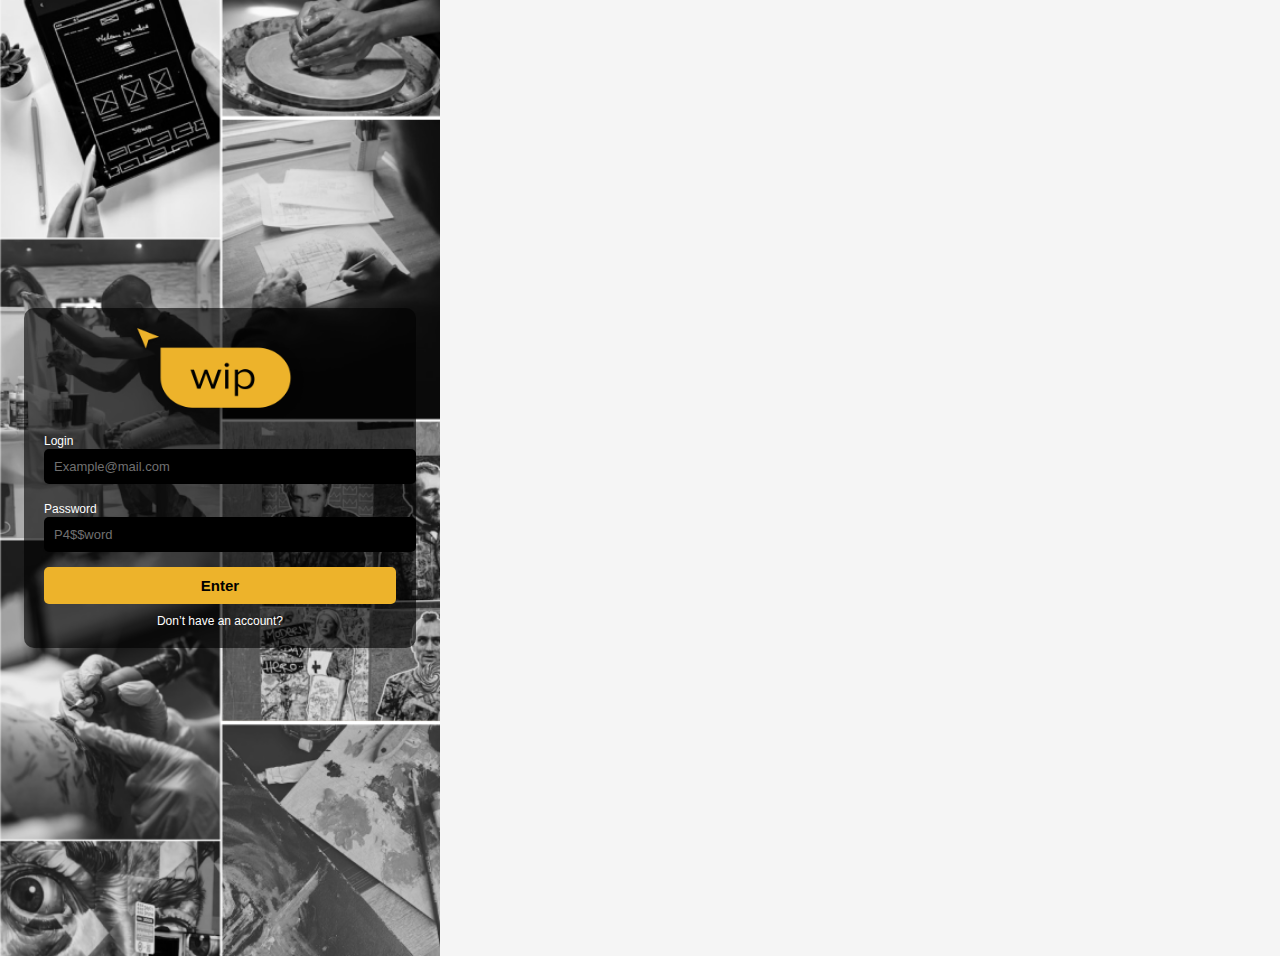
<file: index.html>
<!DOCTYPE html>
<html lang="en">
<head>
    <meta charset="UTF-8">
    <meta name="viewport" content="width=440, initial-scale=1.0">
    <title>Login</title>
    <link href="css/style.css" rel="stylesheet" type="text/css">
</head>
<body>
    <div class="background">
        <div class="login-container">
            <img src="images/logo2.png" alt="Logo" class="logo2">
            <div class="input-group">
                <label for="email">Login</label>
                <input type="email" id="email" placeholder="Example@mail.com" required>
            </div>
            <div class="input-group">
                <label for="password">Password</label>
                <input type="password" id="password" placeholder="P4$$word" required>
            </div>
            <button class="login-button" onclick="login()">Enter</button>
            <p class="signup-link">Don’t have an account?</p>
        </div>
    </div>
    <script src="https://code.jquery.com/jquery-3.7.1.js"></script>
    <script src="js/index.js"></script>
</body>
</html>
</file>
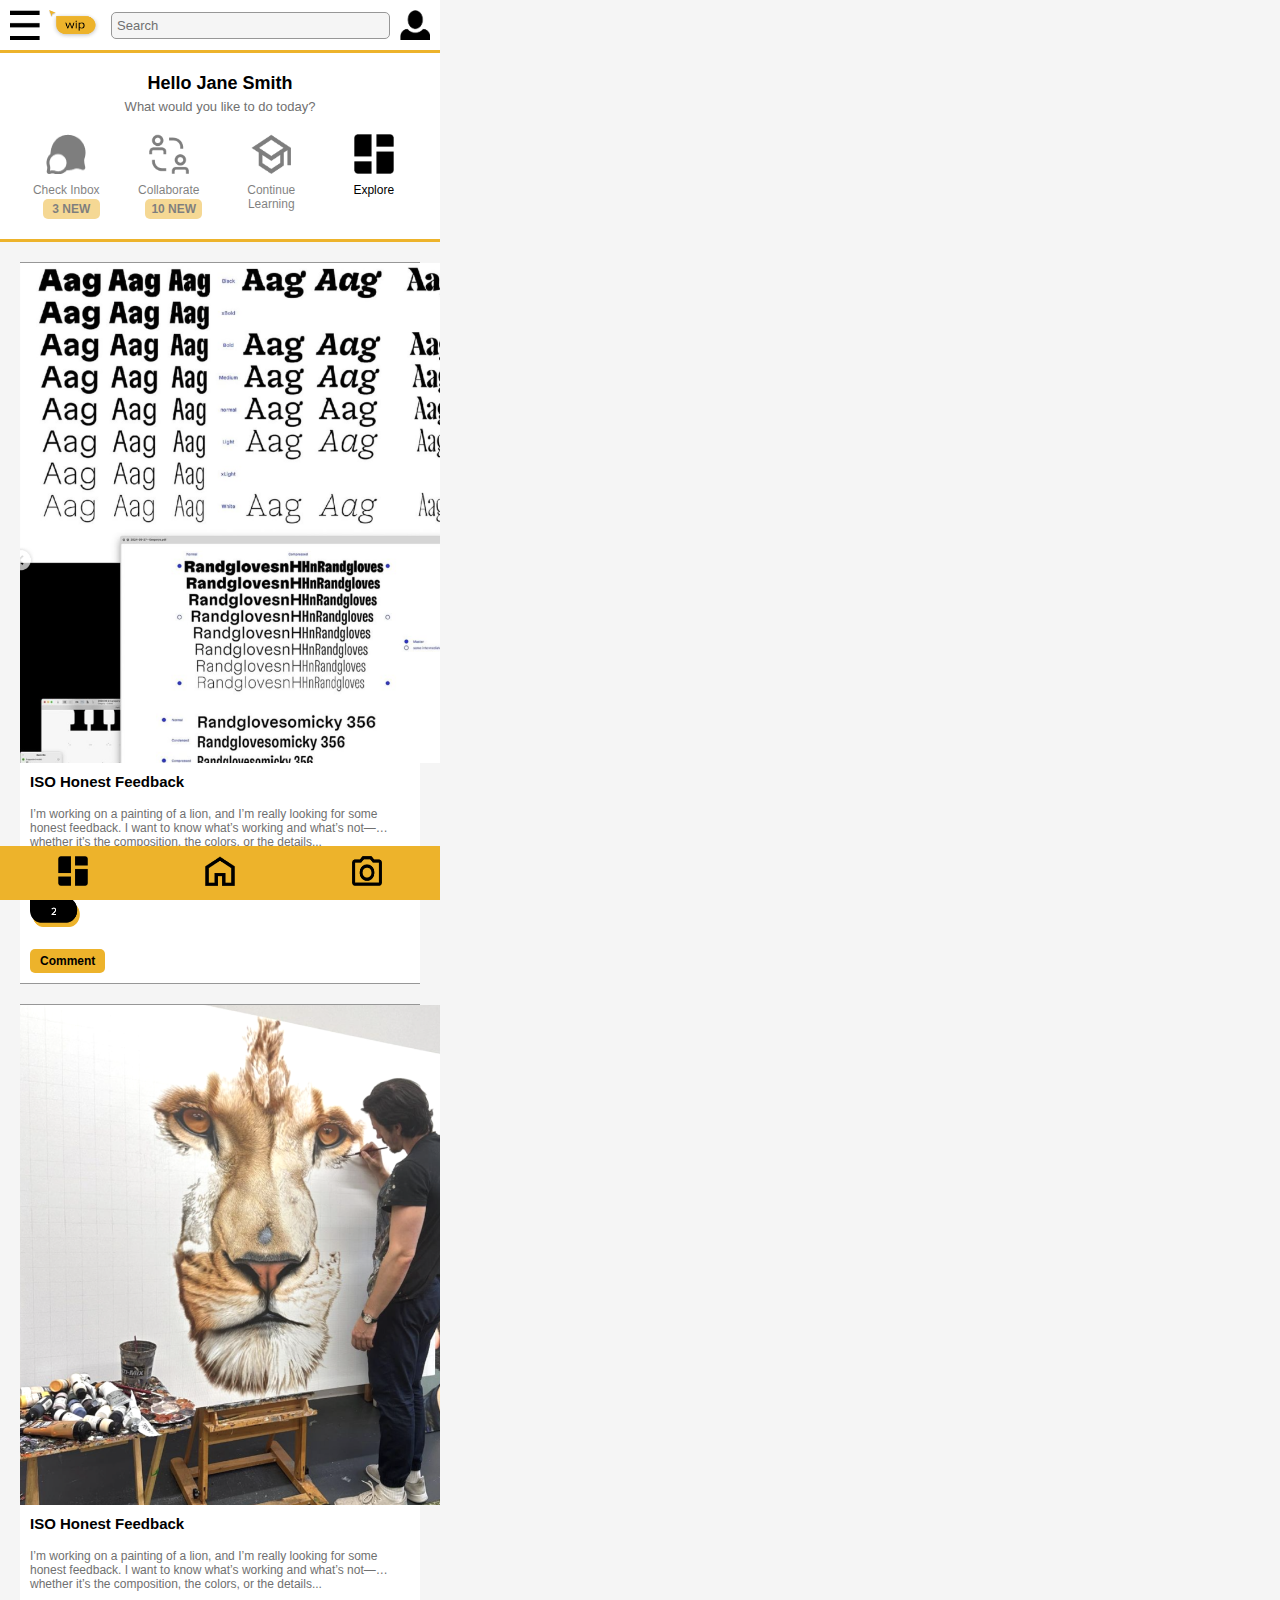
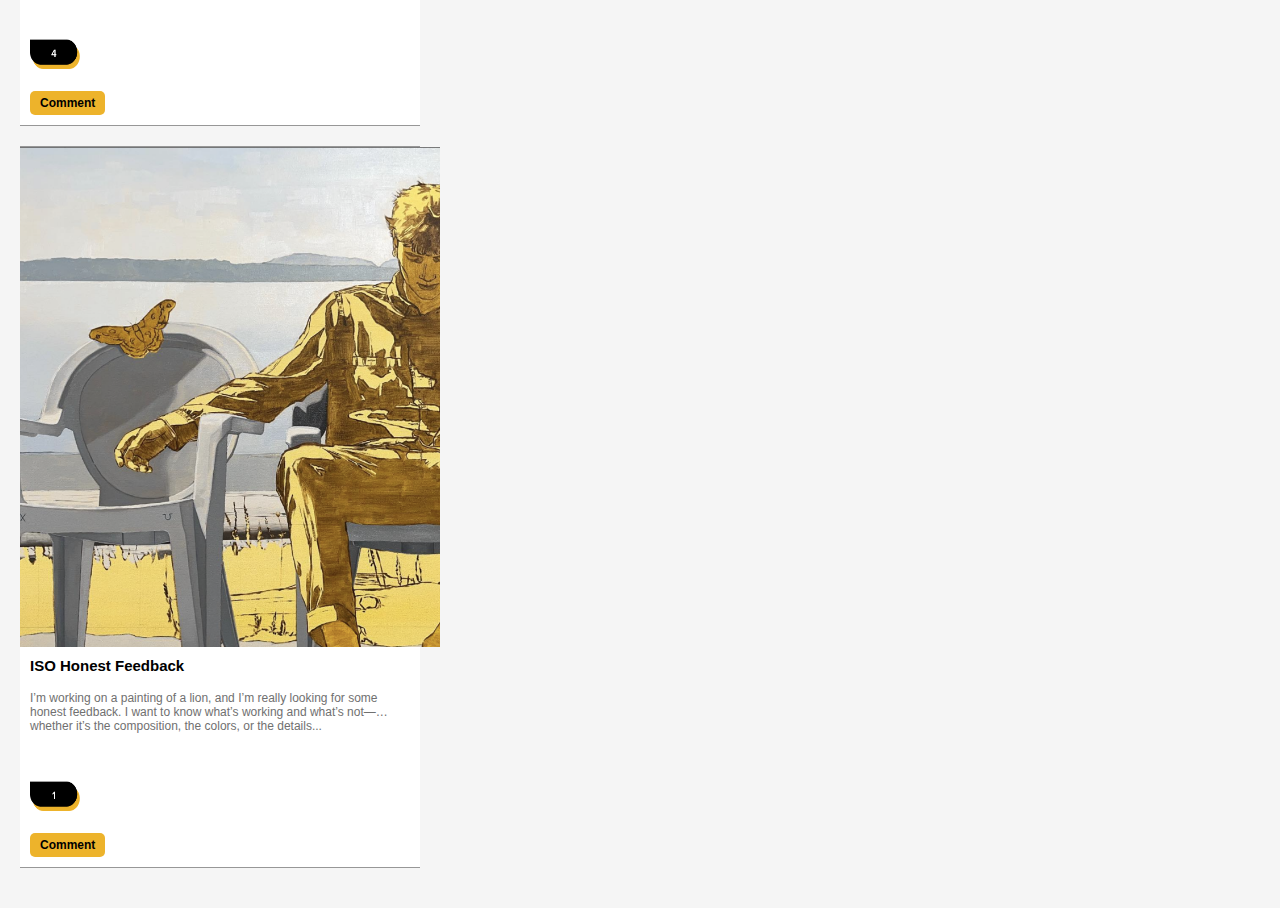
<file: dash.html>
<!DOCTYPE html>
<html lang="en">
<head>
  <meta charset="UTF-8">
  <meta name="viewport" content="width=440, initial-scale=1.0, maximum-scale=1.0, user-scalable=no">
  <title>Dashboard</title>
  <link href="css/style.css" rel="stylesheet" type="text/css">
  <script src="https://code.jquery.com/jquery-3.7.1.js"></script>
  <script src="js/index.js"></script>
</head>
<body>
 <!-- Top Navbar -->
<div class="top-navbar">
  <img src="images/ham1.png" alt="Menu" class="hamburger-menu">
  <img src="images/logo1.png" alt="Logo" class="logo1">
  <input type="text" placeholder="Search" class="search-bar">
  <img src="images/profile2.png" alt="Profile" class="profile-icon">
</div>

<!-- Hamburger Menu Overlay -->
<div class="menu-overlay">
  <button class="close-overlay">X</button>
  <ul>
      <li>
          <a href="explore.html">
          Explore
          </a>
      </li>
      <li>
          <a href="#" class="disabled-link">
              Collab
          </a>
      </li>
      <li>
          <a href="#" class="disabled-link">
              Connect
          </a>
      </li>
      <li>
          <a href="#" class="disabled-link">
              Learn
          </a>
      </li>
  </ul>
</div>

<!-- Profile Menu Overlay -->
<div class="profile-overlay">
  <button class="close-overlay">X</button>
  <div class="profile-header">
      <img src="images/profile1.png" alt="Profile">
      <p>Jane Smith</p>
      <p>@Janesmith</p>
      <span class="badge">MENTOR</span>
  </div>
  <ul>
      <li>
          <a href="#" class="disabled-link">
              <img src="images/inbox1.png" alt="Inbox"> Check Inbox
              <span class="badge">3 NEW</span>
          </a>
      </li>
      <li>
          <a href="#" class="disabled-link">
              <img src="images/connect1.png" alt="Collaborate"> Collaborate
              <span class="badge">10 NEW</span>
          </a>
      </li>
      <li>
          <a href="#" class="disabled-link">
              <img src="images/learn1.png" alt="Learn"> Continue learning
          </a>
      </li>
      <li>
          <a href="explore.html">
              <img src="images/explore1.png" alt="Explore"> Explore
          </a>
      </li>
      <li>
          <a href="upload1.html">
              <img src="images/up2.png" alt="Upload WIP"> Upload WIP
          </a>
      </li>
      <li>
          <a href="index.html">
              <img src="images/logout1.png" alt="logout"> Log out
          </a>
      </li>
  </ul>
</div>



<!-- Content Section -->
<div class="dashboard">
  <h1>Hello Jane Smith</h1>
  <p>What would you like to do today?</p>
  <div class="dashboard-actions">
      <div class="action">
        <a href="#" class="disabled-link">
          <img src="images/inbox1.png" alt="Check Inbox">
          <span>Check Inbox</span>
          <span class="badge">3 NEW</span>
        </a>
      </div>
      <div class="action">
        <a href="#" class="disabled-link">
          <img src="images/connect1.png" alt="Collaborate">
          <span>Collaborate</span>
          <span class="badge">10 NEW</span>
        </a>
      </div>
      <div class="action">
        <a href="#" class="disabled-link">
          <img src="images/learn1.png" alt="Continue Learning">
          <span>Continue Learning</span>
        </a>
      </div>
      <div class="action">
        <a href="explore.html">
          <img src="images/explore1.png" alt="Explore">
          <span>Explore</span>
        </a>
      </div>
  </div>
</div>

<div class="saved-projects">
  <!-- Project 1 -->
  <div class="project">
      <img src="images/project1.png" alt="Project 1" class="project-image">
      <div class="project-info">
          <h2>ISO Honest Feedback</h2>
          <p>I’m working on a painting of a lion, and I’m really looking for some honest feedback. I want to know what’s working and what’s not—whether it’s the composition, the colors, or the details...</p>
          <img src="images/stage2.png" alt="Stage 2" class="project-stage">
          <button class="comment-button">Comment</button>
      </div>
  </div>

  <!-- Project 2 -->
  <div class="project">
      <img src="images/project2.png" alt="Project 2" class="project-image">
      <div class="project-info">
          <h2>ISO Honest Feedback</h2>
          <p>I’m working on a painting of a lion, and I’m really looking for some honest feedback. I want to know what’s working and what’s not—whether it’s the composition, the colors, or the details...</p>
          <img src="images/stage4.png" alt="Stage 4" class="project-stage">
          <button class="comment-button">Comment</button>
      </div>
  </div>

<!-- Project 3 -->
<div class="project">
  <img src="images/project3.png" alt="Project 3" class="project-image">
  <div class="project-info">
      <h2>ISO Honest Feedback</h2>
      <p>I’m working on a painting of a lion, and I’m really looking for some honest feedback. I want to know what’s working and what’s not—whether it’s the composition, the colors, or the details...</p>
      <img src="images/stage1.png" alt="Stage 1" class="project-stage">
      <button class="comment-button">Comment</button>
  </div>
</div>

</div>


  <!-- Bottom Navbar -->
  <div class="bottom-navbar">
    <a href="explore.html"><img src="images/explore1.png" alt="Explore"></a>
    <a href="dash.html"><img src="images/dash1.png" alt="Dashboard"></a>
    <a href="upload1.html"><img src="images/up1.png" alt="Upload"></a>
  </div>
</body>
</html>
</file>
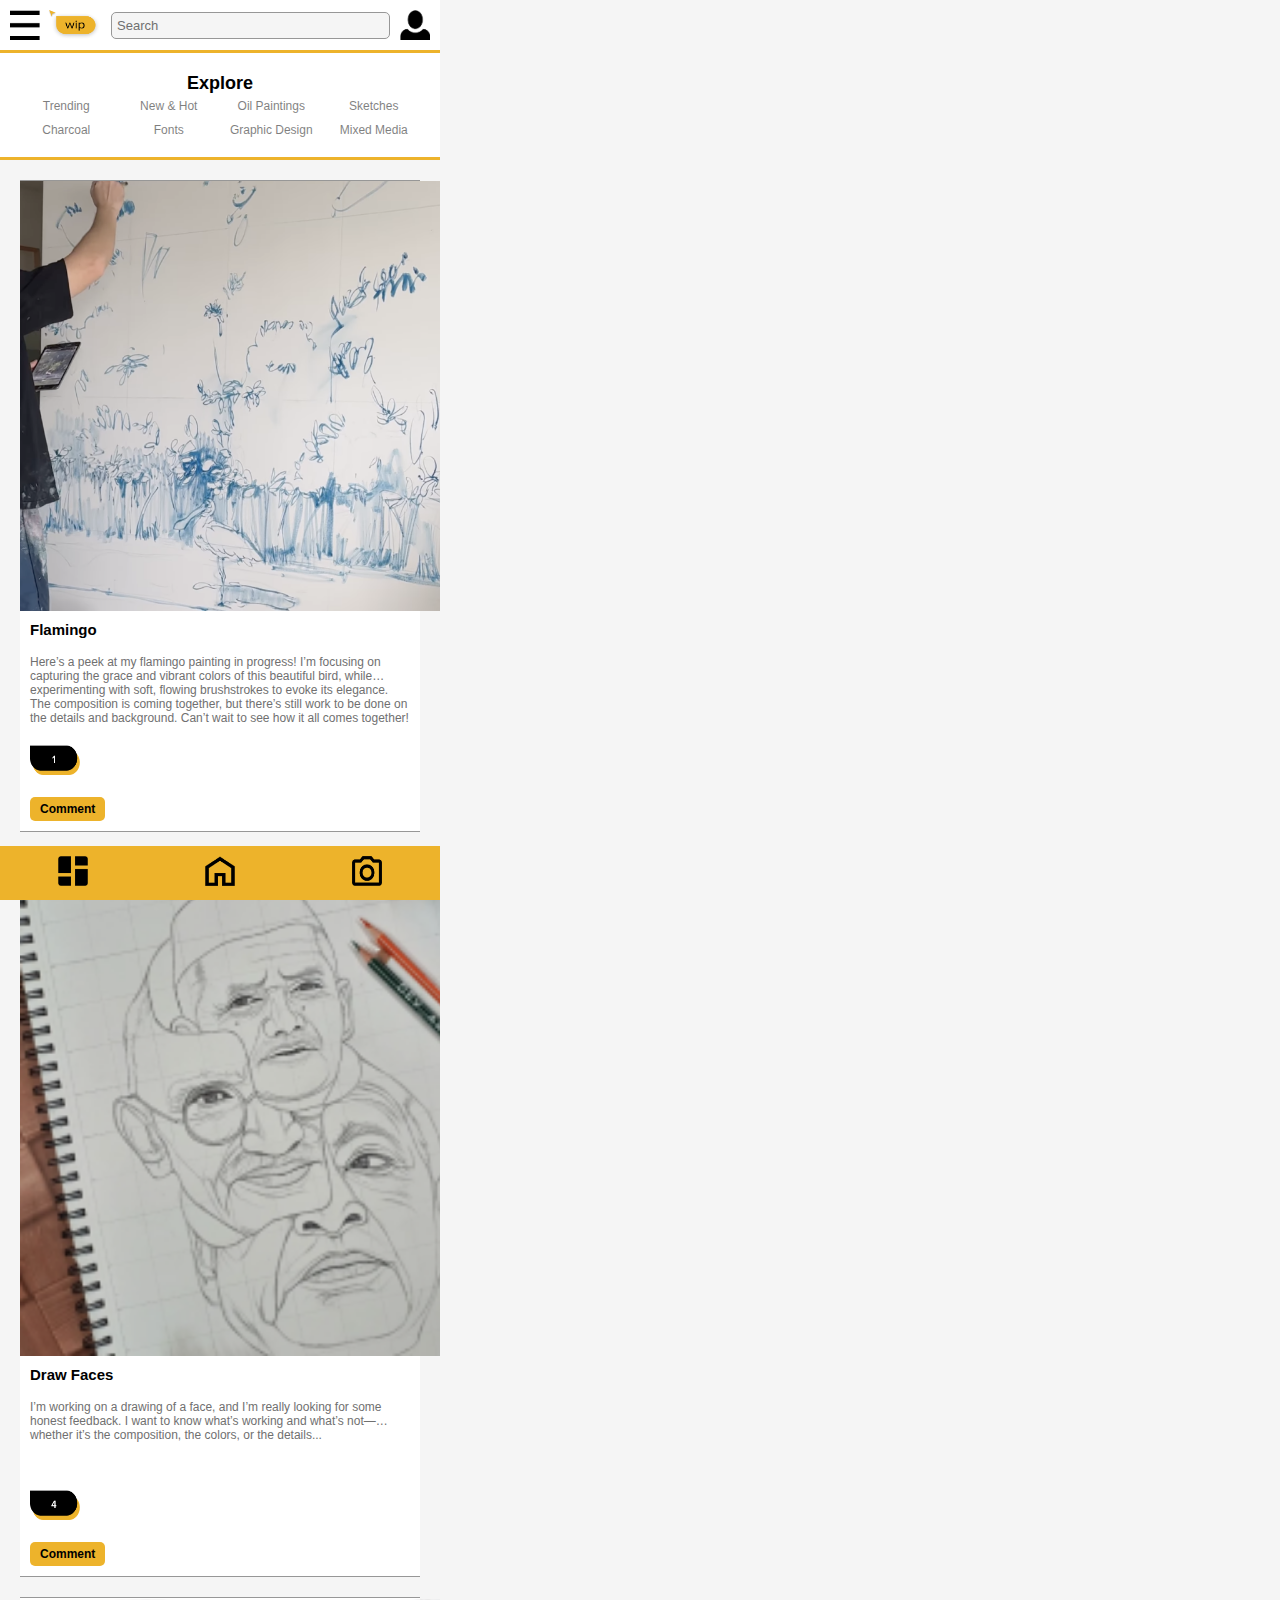
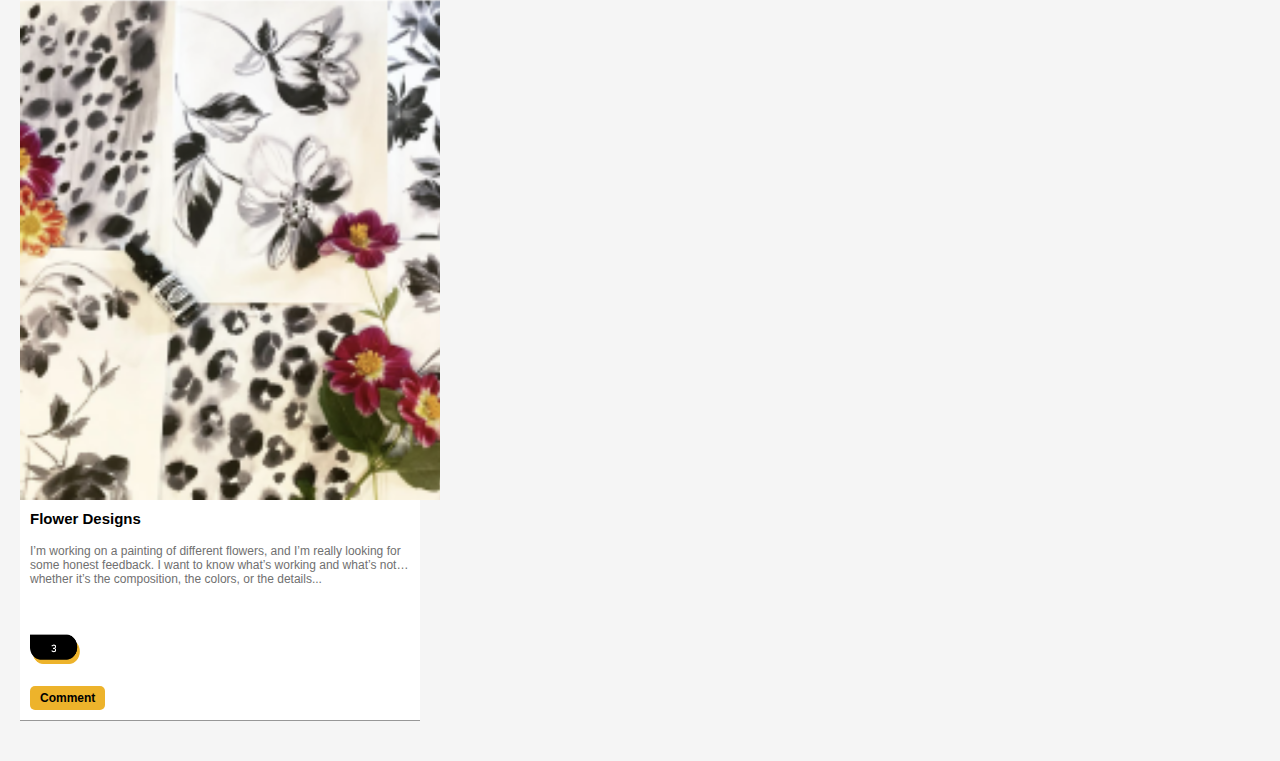
<file: explore.html>
<!DOCTYPE html>
<html lang="en">
<head>
  <meta charset="UTF-8">
  <meta name="viewport" content="width=440, initial-scale=1.0, maximum-scale=1.0, user-scalable=no">
  <title>Explore</title>
  <link href="css/style.css" rel="stylesheet" type="text/css">
  <script src="https://code.jquery.com/jquery-3.7.1.js"></script>
  <script src="js/index.js"></script>
</head>
<body>
  <!-- Top Navbar -->
  <div class="top-navbar">
    <img src="images/ham1.png" alt="Menu" class="hamburger-menu">
    <img src="images/logo1.png" alt="Logo" class="logo1">
    <input type="text" placeholder="Search" class="search-bar">
    <img src="images/profile2.png" alt="Profile" class="profile-icon">
  </div>

<!-- Hamburger Menu Overlay -->
<div class="menu-overlay">
  <button class="close-overlay">X</button>
  <ul>
      <li>
          <a href="explore.html">
          Explore
          </a>
      </li>
      <li>
          <a href="#" class="disabled-link">
              Collab
          </a>
      </li>
      <li>
          <a href="#" class="disabled-link">
              Connect
          </a>
      </li>
      <li>
          <a href="#" class="disabled-link">
              Learn
          </a>
      </li>
  </ul>
</div>

<!-- Profile Menu Overlay -->
<div class="profile-overlay">
  <button class="close-overlay">X</button>
  <div class="profile-header">
      <img src="images/profile1.png" alt="Profile">
      <p>Jane Smith</p>
      <p>@Janesmith</p>
      <span class="badge">MENTOR</span>
  </div>
  <ul>
      <li>
          <a href="#" class="disabled-link">
              <img src="images/inbox1.png" alt="Inbox"> Check Inbox
              <span class="badge">3 NEW</span>
          </a>
      </li>
      <li>
          <a href="#" class="disabled-link">
              <img src="images/connect1.png" alt="Collaborate"> Collaborate
              <span class="badge">10 NEW</span>
          </a>
      </li>
      <li>
          <a href="#" class="disabled-link">
              <img src="images/learn1.png" alt="Learn"> Continue learning
          </a>
      </li>
      <li>
          <a href="explore.html">
              <img src="images/explore1.png" alt="Explore"> Explore
          </a>
      </li>
      <li>
          <a href="upload1.html">
              <img src="images/up2.png" alt="Upload WIP"> Upload WIP
          </a>
      </li>
      <li>
          <a href="index.html">
              <img src="images/logout1.png" alt="logout"> Log out
          </a>
      </li>
  </ul>
</div>


<div class="profile-overlay">
  <button class="close-overlay">X</button>
  <div class="profile-header">
      <img src="images/profile1.png" alt="Profile">
      <p>Jane Smith</p>
      <p>@Janesmith</p>
      <span class="badge">MENTOR</span>
  </div>
  <ul>
      <li>
          <a href="#" class="disabled-link">
              <img src="images/inbox1.png" alt="Inbox"> Check Inbox 
              <span class="badge">3 NEW</span>
          </a>
      </li>
      <li>
          <a href="#" class="disabled-link">
              <img src="images/connect1.png" alt="Collaborate"> Collaborate 
              <span class="badge">10 NEW</span>
          </a>
      </li>
      <li>
          <a href="#" class="disabled-link">
              <img src="images/learn1.png" alt="Learn"> Continue learning
          </a>
      </li>
      <li>
          <a href="explore.html">
              <img src="images/explore1.png" alt="Explore"> Explore
          </a>
      </li>
      <li>
          <a href="upload1.html">
              <img src="images/up2.png" alt="Upload WIP"> Upload WIP
          </a>
      </li>
      <li>
        <a href="index.html">
            <img src="images/logout1.png" alt="logout"> Log out
        </a>
    </li>
  </ul>
</div>



<!-- Content Section -->
<div class="dashboard">
  <h1>Explore</h1>
  <div class="dashboard-actions">
      <div class="action">
        <a href="#" class="disabled-link">
          <span>Trending</span>
        </a>
      </div>
      <div class="action">
        <a href="#" class="disabled-link">
          <span>New & Hot</span>
        </a>
      </div>
      <div class="action">
        <a href="#" class="disabled-link">
          <span>Oil Paintings</span>
        </a>
      </div>
      <div class="action">
        <a href="#" class="disabled-link">
          <span>Sketches</span>
        </a>
      </div>
      <div class="action">
        <a href="#" class="disabled-link">
          <span>Charcoal</span>
        </a>
      </div>
      <div class="action">
        <a href="#" class="disabled-link">
          <span>Fonts</span>
        </a>
      </div>
      <div class="action">
        <a href="#" class="disabled-link">
          <span>Graphic Design</span>
        </a>
      </div>
      <div class="action">
        <a href="#" class="disabled-link">
          <span>Mixed Media</span>
        </a>
      </div>
  </div>
</div>

<div class="saved-projects">
  <!-- Project 1 -->
  <div class="project">
      <img src="images/wip1.png" alt="Project 1" class="project-image">
      <div class="project-info">
          <h2>Flamingo</h2>
          <p>Here’s a peek at my flamingo painting in progress! I’m focusing on capturing the grace and vibrant colors of this beautiful bird, while experimenting with soft, flowing brushstrokes to evoke its elegance. The composition is coming together, but there’s still work to be done on the details and background. Can’t wait to see how it all comes together!</p>
          <img src="images/stage1.png" alt="Stage 1" class="project-stage">
          <a href="post.html">
          <button class="comment-button">Comment</button>
        </a>
      </div>
  </div>

  <!-- Project 2 -->
  <div class="project">
      <img src="images/wip10.png" alt="Project 2" class="project-image">
      <div class="project-info">
          <h2>Draw Faces</h2>
          <p>I’m working on a drawing of a face, and I’m really looking for some honest feedback. I want to know what’s working and what’s not—whether it’s the composition, the colors, or the details...</p>
          <img src="images/stage4.png" alt="Stage 4" class="project-stage">
          <button class="comment-button">Comment</button>
      </div>
  </div>

<!-- Project 3 -->
<div class="project">
  <img src="images/wip11.png" alt="Project 3" class="project-image">
  <div class="project-info">
      <h2>Flower Designs</h2>
      <p>I’m working on a painting of different flowers, and I’m really looking for some honest feedback. I want to know what’s working and what’s not—whether it’s the composition, the colors, or the details...</p>
      <img src="images/stage3.png" alt="Stage 3" class="project-stage">
      <button class="comment-button">Comment</button>
  </div>
</div>

</div>


  <!-- Bottom Navbar -->
  <div class="bottom-navbar">
    <a href="explore.html"><img src="images/explore1.png" alt="Explore"></a>
    <a href="dash.html"><img src="images/dash1.png" alt="Dashboard"></a>
    <a href="upload1.html"><img src="images/up1.png" alt="Upload"></a>
  </div>
</body>
</html>
</file>
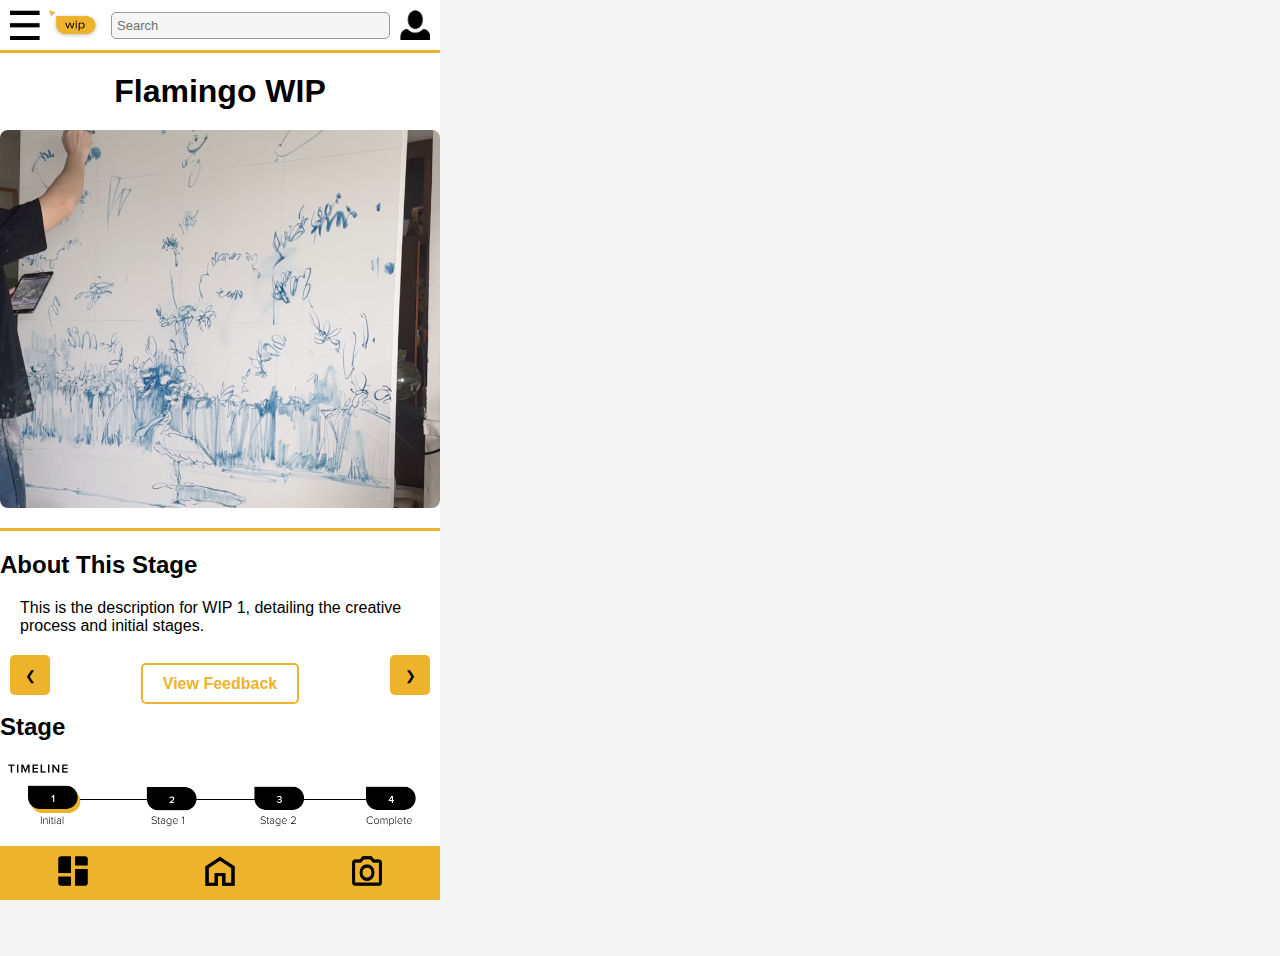
<file: post.html>
<!DOCTYPE html>
<html lang="en">
<head>
  <meta charset="UTF-8">
  <meta name="viewport" content="width=440, initial-scale=1.0, maximum-scale=1.0, user-scalable=no">
  <title>Your WIP</title>
  <link href="css/style.css" rel="stylesheet" type="text/css">
</head>
<body>
  <!-- Top Navbar -->
  <div class="top-navbar">
    <img src="images/ham1.png" alt="Menu" class="hamburger-menu">
    <img src="images/logo1.png" alt="Logo" class="logo1">
    <input type="text" placeholder="Search" class="search-bar">
    <img src="images/profile2.png" alt="Profile" class="profile-icon">
  </div>

<!-- Hamburger Menu Overlay -->
<div class="menu-overlay">
  <button class="close-overlay">X</button>
  <ul>
      <li>
          <a href="explore.html">
          Explore
          </a>
      </li>
      <li>
          <a href="#" class="disabled-link">
              Collab
          </a>
      </li>
      <li>
          <a href="#" class="disabled-link">
              Connect
          </a>
      </li>
      <li>
          <a href="#" class="disabled-link">
              Learn
          </a>
      </li>
  </ul>
</div>

<!-- Profile Menu Overlay -->
<div class="profile-overlay">
  <button class="close-overlay">X</button>
  <div class="profile-header">
      <img src="images/profile1.png" alt="Profile">
      <p>Jane Smith</p>
      <p>@Janesmith</p>
      <span class="badge">MENTOR</span>
  </div>
  <ul>
      <li>
          <a href="#" class="disabled-link">
              <img src="images/inbox1.png" alt="Inbox"> Check Inbox
              <span class="badge">3 NEW</span>
          </a>
      </li>
      <li>
          <a href="#" class="disabled-link">
              <img src="images/connect1.png" alt="Collaborate"> Collaborate
              <span class="badge">10 NEW</span>
          </a>
      </li>
      <li>
          <a href="#" class="disabled-link">
              <img src="images/learn1.png" alt="Learn"> Continue learning
          </a>
      </li>
      <li>
          <a href="explore.html">
              <img src="images/explore1.png" alt="Explore"> Explore
          </a>
      </li>
      <li>
          <a href="upload1.html">
              <img src="images/up2.png" alt="Upload WIP"> Upload WIP
          </a>
      </li>
      <li>
          <a href="index.html">
              <img src="images/logout1.png" alt="logout"> Log out
          </a>
      </li>
  </ul>
</div>


<div class="profile-overlay">
  <button class="close-overlay">X</button>
  <div class="profile-header">
      <img src="images/profile1.png" alt="Profile">
      <p>Jane Smith</p>
      <p>@Janesmith</p>
      <span class="badge">MENTOR</span>
  </div>
  <ul>
      <li>
          <a href="#" class="disabled-link">
              <img src="images/inbox1.png" alt="Inbox"> Check Inbox 
              <span class="badge">3 NEW</span>
          </a>
      </li>
      <li>
          <a href="#" class="disabled-link">
              <img src="images/connect1.png" alt="Collaborate"> Collaborate 
              <span class="badge">10 NEW</span>
          </a>
      </li>
      <li>
          <a href="#" class="disabled-link">
              <img src="images/learn1.png" alt="Learn"> Continue learning
          </a>
      </li>
      <li>
          <a href="explore.html">
              <img src="images/explore1.png" alt="Explore"> Explore
          </a>
      </li>
      <li>
          <a href="upload1.html">
              <img src="images/up2.png" alt="Upload WIP"> Upload WIP
          </a>
      </li>
      <li>
        <a href="index.html">
            <img src="images/logout1.png" alt="logout"> Log out
        </a>
    </li>
  </ul>
</div>
<!-- Content Section -->
<div class="carousel-container">
    <!-- First Carousel (Images) -->
  <h1>Flamingo WIP</h1>
  <div class="carousel">
    <div class="carousel-item"><img src="images/wip1.png" alt="WIP 1"></div>
    <div class="carousel-item"><img src="images/post1.png" alt="Post 1"></div>
    <div class="carousel-item"><img src="images/post2.png" alt="Post 2"></div>
    <div class="carousel-item"><img src="images/post3.png" alt="Post 3"></div>
  </div>
  
</div>

<div class="carousel-container2">
  <!-- Second Carousel (Paragraphs) -->
  <h2>About This Stage</h2>
  <div class="carousel">
    <div class="carousel-item"><p>This is the description for WIP 1, detailing the creative process and initial stages.</p>
    </div>
    <div class="carousel-item"><p>This is the description for WIP 2, detailing the creative process and initial stages.</p></div>
    <div class="carousel-item"><p>This is the description for WIP 3, detailing the creative process and initial stages.</p></div>
    <div class="carousel-item"><p>This is the description for WIP 4, detailing the creative process and initial stages.</p></div>
  </div>

<!-- View Feedback Link -->
<div class="view-feedback">
  <button class="prev-button">❮</button>
  <a href="#" id="view-feedback-link">View Feedback</a>
  <button class="next-button2">❯</button>
</div>

<!-- Feedback Overlay -->
<div id="feedback-overlay" class="overlay">
  <div class="overlay-content">
    <button class="close-button" id="close-feedback">X</button>
    <div class="carousel">
      <div class="carousel-item">
        <p><strong>@john.smith</strong> I really love the sense of movement in the flamingo’s posture—there’s a nice flow to the way it stands. The colors are vibrant and really capture the bird’s elegance.</p>
        <p><strong>Suggestion:</strong> I think the background could use a bit more depth to make the flamingo pop even more. Maybe try adding subtle gradients or soft shadows to ground the figure. Also, consider softening the edges around the feathers to give them more texture and a more natural look.</p>
      </div>
      <div class="carousel-item">
        <p><strong>@artlover87</strong> The choice of colors here is brilliant! It really gives off a tropical vibe. Maybe consider adding a subtle gradient in the background to amplify the tropical theme.</p>
        <p><strong>Suggestion:</strong> Try adding more detail to the legs to make them stand out against the background.</p>
      </div>
      <div class="carousel-item">
        <p><strong>@designpro</strong> Your brushwork on the feathers is fantastic. It gives the bird a lot of personality and realism.</p>
        <p><strong>Suggestion:</strong> Perhaps experiment with a softer outline for the body to make it blend seamlessly with the background.</p>
      </div>
      <div class="carousel-item">
        <p><strong>@birdenthusiast</strong> The way you've captured the flamingo’s elegance is stunning. The pose is dynamic and draws attention immediately.</p>
        <p><strong>Suggestion:</strong> Consider adding a hint of reflection in the water to enhance the composition.</p>
      </div>
    </div>
    <button class="prev-button3" id="feedback-prev">❮</button>
    <button class="next-button3" id="feedback-next">❯</button>
  </div>
</div>



  <!-- Third Carousel (Stages) -->
<h2>Stage</h2>
<div class="carousel">
  <div class="carousel-item"><img src="images/barstage1.png" alt="Stage 1"></div>
  <div class="carousel-item"><img src="images/barstage2.png" alt="Stage 2"></div>
  <div class="carousel-item"><img src="images/barstage3.png" alt="Stage 3"></div>
  <div class="carousel-item"><img src="images/barstage4.png" alt="Stage 4"></div>
</div>


  <!-- Bottom Navbar -->
  <div class="bottom-navbar">
    <a href="explore.html"><img src="images/explore1.png" alt="Explore"></a>
    <a href="dash.html"><img src="images/dash1.png" alt="Dashboard"></a>
    <a href="upload1.html"><img src="images/up1.png" alt="Upload"></a>
  </div>
</body>
<script src="https://code.jquery.com/jquery-3.7.1.js"></script>
<script src="js/index.js"></script>
</html>
</file>
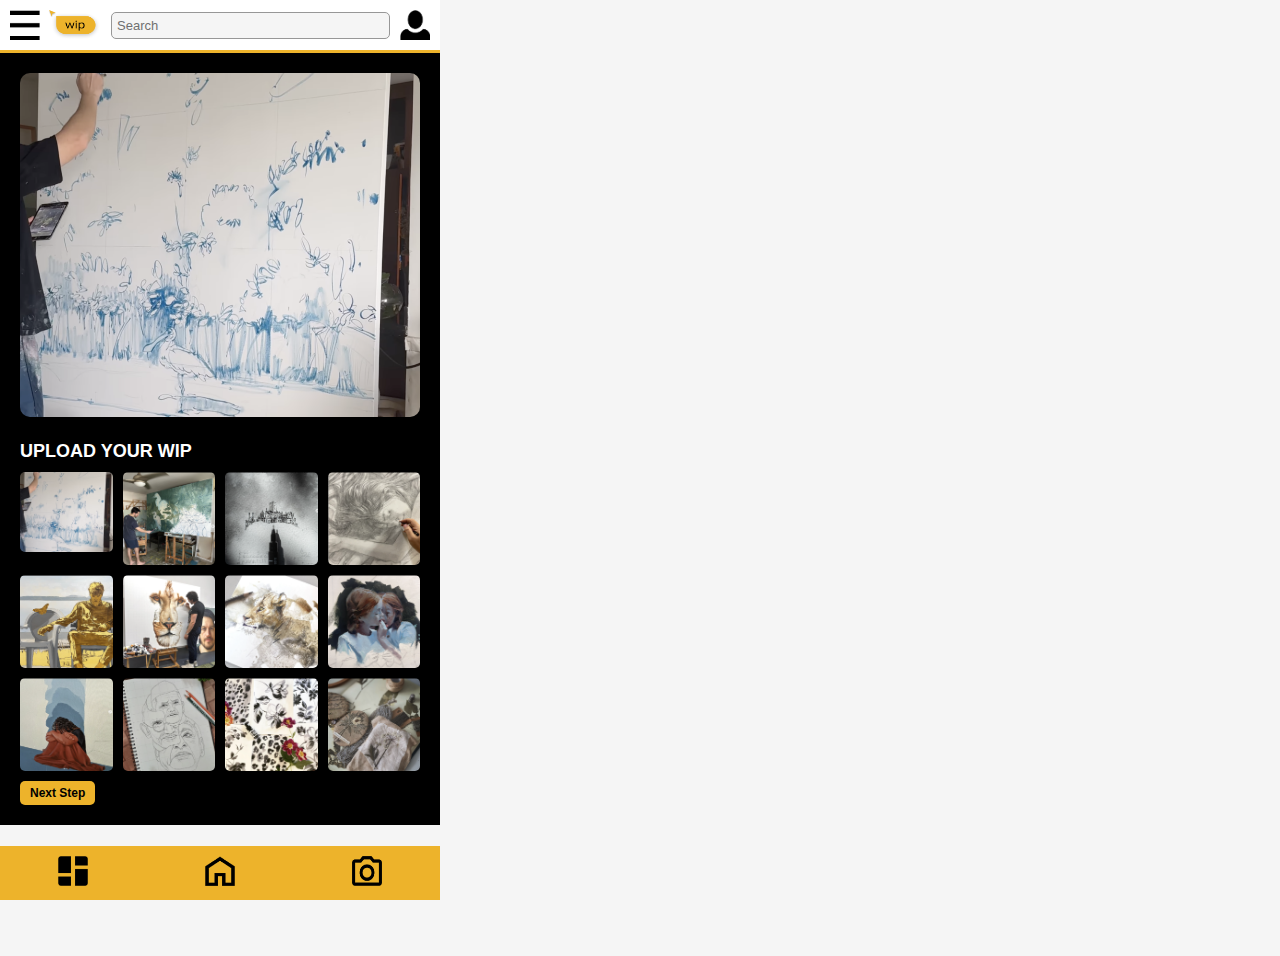
<file: upload1.html>
<!DOCTYPE html>
<html lang="en">
<head>
  <meta charset="UTF-8">
  <meta name="viewport" content="width=440, initial-scale=1.0, maximum-scale=1.0, user-scalable=no">
  <title>Upload Step 1</title>
  <link href="css/style.css" rel="stylesheet" type="text/css">
  <script src="https://code.jquery.com/jquery-3.7.1.js"></script>
  <script src="js/index.js"></script>
</head>
<body>
  <!-- Top Navbar -->
  <div class="top-navbar">
    <img src="images/ham1.png" alt="Menu" class="hamburger-menu">
    <img src="images/logo1.png" alt="Logo" class="logo1">
    <input type="text" placeholder="Search" class="search-bar">
    <img src="images/profile2.png" alt="Profile" class="profile-icon">
  </div>

  <!-- Top Navbar Overlays -->
  <div class="menu-overlay">
    <button class="close-overlay">X</button>
    <ul>
        <li>
            <a href="explore.html">
                <img src="images/explore1.png" alt="Explore"> Explore
            </a>
        </li>
        <li>
          <a href="#" class="disabled-link">
            <img src="images/connect1.png" alt="Collaborate"> Collab
          </a>
        </li>
        <li>
          <a href="#" class="disabled-link">
            <img src="images/connect1.png" alt="Connect"> Connect
          </a>
        </li>
        <li>
          <a href="#" class="disabled-link">
            <img src="images/learn1.png" alt="Learn"> Learn
          </a>        
        </li>
    </ul>
</div>


<div class="profile-overlay">
  <button class="close-overlay">X</button>
  <div class="profile-header">
      <img src="images/profile1.png" alt="Profile">
      <p>Jane Smith</p>
      <p>@Janesmith</p>
      <span class="badge">MENTOR</span>
  </div>
  <ul>
      <li>
          <a href="#" class="disabled-link">
              <img src="images/inbox1.png" alt="Inbox"> Check Inbox 
              <span class="badge">3 NEW</span>
          </a>
      </li>
      <li>
          <a href="#" class="disabled-link">
              <img src="images/connect1.png" alt="Collaborate"> Collaborate 
              <span class="badge">10 NEW</span>
          </a>
      </li>
      <li>
          <a href="#" class="disabled-link">
              <img src="images/learn1.png" alt="Learn"> Continue learning
          </a>
      </li>
      <li>
          <a href="explore.html">
              <img src="images/explore1.png" alt="Explore"> Explore
          </a>
      </li>
      <li>
          <a href="upload1.html">
              <img src="images/up2.png" alt="Upload WIP"> Upload WIP
          </a>
      </li>
      <li>
        <a href="index.html">
            <img src="images/logout1.png" alt="logout"> Log out
        </a>
    </li>
  </ul>
</div>

<!-- Content Section -->
<div class="upload-section">
    <!-- Large Work-in-Progress (WIP) Image -->
    <div class="main-wip">
        <img src="images/wip1.png" alt="Main Work in Progress">
    </div>

    <!-- Recent WIPs Section -->
    <div class="recent-wips">
        <h2>Upload your WIP</h2>
        <div class="wip-grid">
            <img src="images/wip1.png" alt="WIP 1">
            <img src="images/wip2.png" alt="WIP 2">
            <img src="images/wip3.png" alt="WIP 3">
            <img src="images/wip4.png" alt="WIP 4">
            <img src="images/wip5.png" alt="WIP 5">
            <img src="images/wip6.png" alt="WIP 6">
            <img src="images/wip7.png" alt="WIP 7">
            <img src="images/wip8.png" alt="WIP 8">
            <img src="images/wip9.png" alt="WIP 9">
            <img src="images/wip10.png" alt="WIP 10">
            <img src="images/wip11.png" alt="WIP 11">
            <img src="images/wip12.png" alt="WIP 12">
        </div>
        <a href="upload2.html">
        <button class="next-button">Next Step</button>
      </a>
    </div>
</div>



  <!-- Bottom Navbar -->
  <div class="bottom-navbar">
    <a href="explore.html"><img src="images/explore1.png" alt="Explore"></a>
    <a href="dash.html"><img src="images/dash1.png" alt="Dashboard"></a>
    <a href="upload1.html"><img src="images/up1.png" alt="Upload"></a>
  </div>
</body>
</html>
</file>
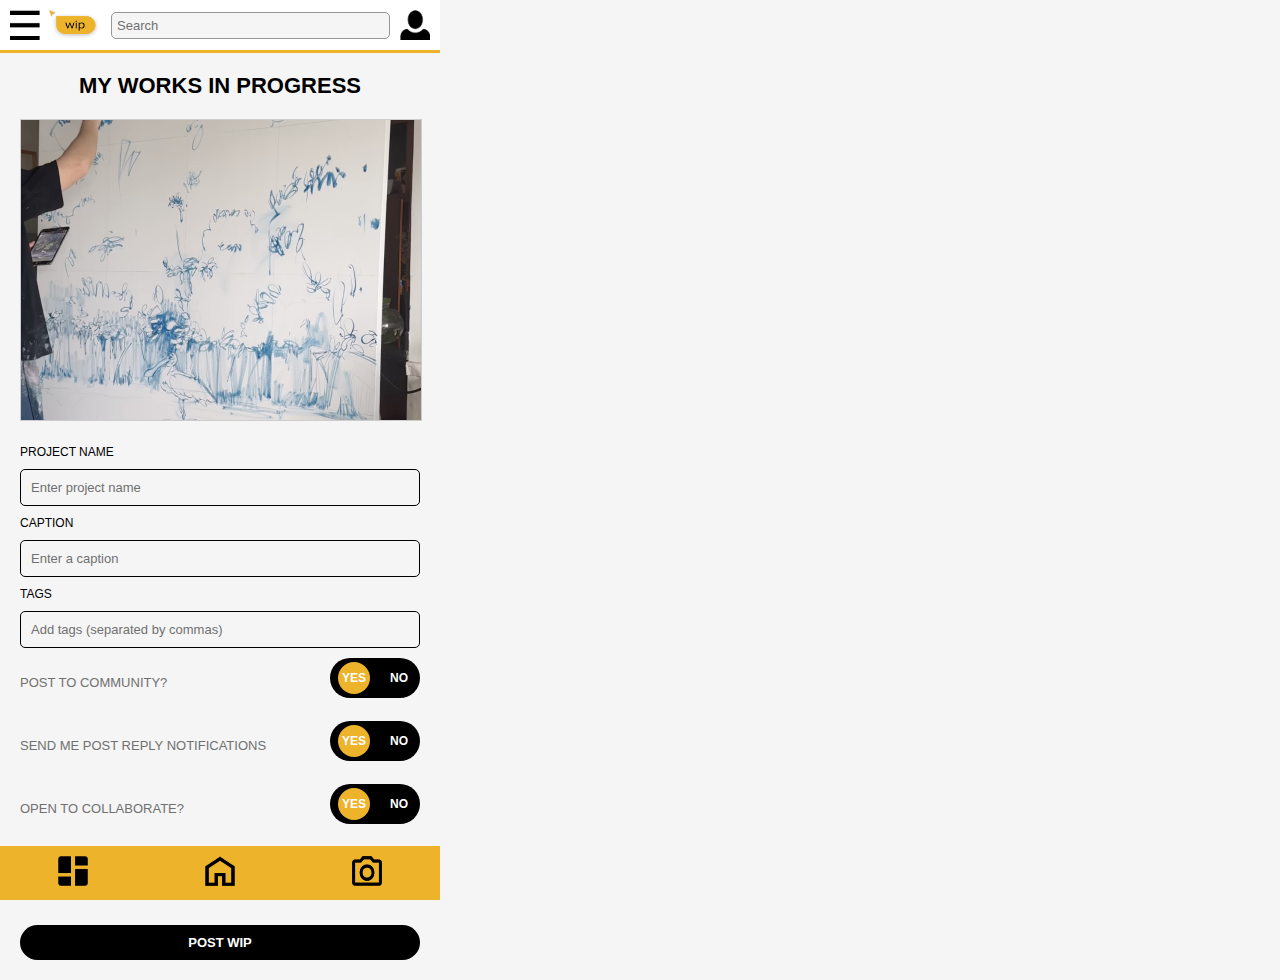
<file: upload2.html>
<!DOCTYPE html>
<html lang="en">
<head>
  <meta charset="UTF-8">
  <meta name="viewport" content="width=440, initial-scale=1.0, maximum-scale=1.0, user-scalable=no">
  <title>Upload Step 2</title>
  <link href="css/style.css" rel="stylesheet" type="text/css">
  <script src="https://code.jquery.com/jquery-3.7.1.js"></script>
  <script src="js/index.js"></script>
</head>
<body>
  <!-- Top Navbar -->
  <div class="top-navbar">
    <img src="images/ham1.png" alt="Menu" class="hamburger-menu">
    <img src="images/logo1.png" alt="Logo" class="logo1">
    <input type="text" placeholder="Search" class="search-bar">
    <img src="images/profile2.png" alt="Profile" class="profile-icon">
  </div>

<!-- Hamburger Menu Overlay -->
<div class="menu-overlay">
  <button class="close-overlay">X</button>
  <ul>
      <li>
          <a href="explore.html">
          Explore
          </a>
      </li>
      <li>
          <a href="#" class="disabled-link">
              Collab
          </a>
      </li>
      <li>
          <a href="#" class="disabled-link">
              Connect
          </a>
      </li>
      <li>
          <a href="#" class="disabled-link">
              Learn
          </a>
      </li>
  </ul>
</div>

<!-- Profile Menu Overlay -->
<div class="profile-overlay">
  <button class="close-overlay">X</button>
  <div class="profile-header">
      <img src="images/profile1.png" alt="Profile">
      <p>Jane Smith</p>
      <p>@Janesmith</p>
      <span class="badge">MENTOR</span>
  </div>
  <ul>
      <li>
          <a href="#" class="disabled-link">
              <img src="images/inbox1.png" alt="Inbox"> Check Inbox
              <span class="badge">3 NEW</span>
          </a>
      </li>
      <li>
          <a href="#" class="disabled-link">
              <img src="images/connect1.png" alt="Collaborate"> Collaborate
              <span class="badge">10 NEW</span>
          </a>
      </li>
      <li>
          <a href="#" class="disabled-link">
              <img src="images/learn1.png" alt="Learn"> Continue learning
          </a>
      </li>
      <li>
          <a href="explore.html">
              <img src="images/explore1.png" alt="Explore"> Explore
          </a>
      </li>
      <li>
          <a href="upload1.html">
              <img src="images/up2.png" alt="Upload WIP"> Upload WIP
          </a>
      </li>
      <li>
          <a href="index.html">
              <img src="images/logout1.png" alt="logout"> Log out
          </a>
      </li>
  </ul>
</div>


<div class="profile-overlay">
  <button class="close-overlay">X</button>
  <div class="profile-header">
      <img src="images/profile1.png" alt="Profile">
      <p>Jane Smith</p>
      <p>@Janesmith</p>
      <span class="badge">MENTOR</span>
  </div>
  <ul>
      <li>
          <a href="#" class="disabled-link">
              <img src="images/inbox1.png" alt="Inbox"> Check Inbox 
              <span class="badge">3 NEW</span>
          </a>
      </li>
      <li>
          <a href="#" class="disabled-link">
              <img src="images/connect1.png" alt="Collaborate"> Collaborate 
              <span class="badge">10 NEW</span>
          </a>
      </li>
      <li>
          <a href="#" class="disabled-link">
              <img src="images/learn1.png" alt="Learn"> Continue learning
          </a>
      </li>
      <li>
          <a href="explore.html">
              <img src="images/explore1.png" alt="Explore"> Explore
          </a>
      </li>
      <li>
          <a href="upload1.html">
              <img src="images/up2.png" alt="Upload WIP"> Upload WIP
          </a>
      </li>
      <li>
        <a href="index.html">
            <img src="images/logout1.png" alt="logout"> Log out
        </a>
    </li>
  </ul>
</div>



<!-- Content Section -->
<div class="upload-container">
  <h1>MY WORKS IN PROGRESS</h1>
  <div class="upload-preview">
      <img src="images/wip1.png" alt="Uploaded Work in Progress">
  </div>
  <form class="upload-form">
      <label for="project-name">PROJECT NAME</label>
      <input type="text" id="project-name" placeholder="Enter project name">
      
      <label for="caption">CAPTION</label>
      <input type="text" id="caption" placeholder="Enter a caption">
      
      <label for="tags">TAGS</label>
      <input type="text" id="tags" placeholder="Add tags (separated by commas)">
      
      <div class="toggle-options">
          <div class="toggle-group">
              <span>POST TO COMMUNITY?</span>
              <div class="toggle-switch">
                <label class="switch">
                    <input type="checkbox" id="post-to-community">
                    <span class="slider"></span>
                    <span class="yes-label">YES</span>
                    <span class="no-label">NO</span>
                </label>
            </div>          
          </div>
          <div class="toggle-group">
              <span>SEND ME POST REPLY NOTIFICATIONS</span>
              <div class="toggle-switch">
                <label class="switch">
                    <input type="checkbox" id="post-to-community">
                    <span class="slider"></span>
                    <span class="yes-label">YES</span>
                    <span class="no-label">NO</span>
                </label>
            </div>    
          </div>
          <div class="toggle-group">
              <span>OPEN TO COLLABORATE?</span>
              <div class="toggle-switch">
                <label class="switch">
                    <input type="checkbox" id="post-to-community">
                    <span class="slider"></span>
                    <span class="yes-label">YES</span>
                    <span class="no-label">NO</span>
                </label>
            </div>
          </div>
          <div class="toggle-group">
              <span>OPEN TO MENTOR?</span>
              <div class="toggle-switch">
                <label class="switch">
                    <input type="checkbox" id="post-to-community">
                    <span class="slider"></span>
                    <span class="yes-label">YES</span>
                    <span class="no-label">NO</span>
                </label>
            </div>              
          </div>
      </div>
      <button type="submit" class="post-wip-btn">POST WIP</button>
  </form>
</div>



  <!-- Bottom Navbar -->
  <div class="bottom-navbar">
    <a href="explore.html"><img src="images/explore1.png" alt="Explore"></a>
    <a href="dash.html"><img src="images/dash1.png" alt="Dashboard"></a>
    <a href="upload1.html"><img src="images/up1.png" alt="Upload"></a>
  </div>
</body>
</html>
</file>
<file: css/style.css>
/* Body dimensions for all pages */

body, html {
    margin: 0;
    padding: 0;
    font-family: 'Proxima Nova', sans-serif;
    background-color: #F5F5F5;
    width: 440px;
    height: 956px;
}

/* Style for the login page */
.background {
    background-image: url('../images/background1.png');
    background-size: cover;
    background-position: center;
    width: 100%;
    height: 100%;
    display: flex;
    align-items: center;
    justify-content: center;
}

.login-container {
    background-color: rgba(0, 0, 0, 0.6);
    padding: 20px;
    border-radius: 10px;
    text-align: center;
    width: 80%;
    max-width: 360px;
    color: #FFFFFF;
}

.logo1 {
    width: 53px;
    height: 30px;
    margin-left: 8px;
}

.logo2 {
  width: 175px;
  height: 99px;
}


.input-group {
    margin-bottom: 15px;
    text-align: left;
}

.input-group label {
    font-size: 12px;
    color: #FFFFFF;
}

input[type="email"], input[type="password"] {
    width: 100%;
    padding: 10px;
    font-size: 13px;
    color: #FFFFFF;
    background-color: #000000;
    border: none;
    border-radius: 5px;
    outline: none;
}

::placeholder {
    color: #707070;
}

.login-button {
    width: 100%;
    padding: 10px;
    background-color: #EDB32B;
    color: #000000;
    border: none;
    border-radius: 5px;
    font-size: 15px;
    font-weight: bold;
    cursor: pointer;
}

.signup-link {
    margin-top: 10px;
    font-size: 12px;
    color: #FFFFFF;
}




/* General Styles */
  h1, h2, h3, h4, h5, h6, p {
    margin: 0;
    padding: 0;
  }
  
  a {
    text-decoration: none;
    color: inherit;
  }
  
  /* Top Navbar */
  .top-navbar {
    display: flex;
    align-items: center;
    justify-content: space-between;
    background-color: #FFFFFF;
    border-bottom: #EDB32B solid 3px;
    padding: 10px;
  }
  
  .hamburger-menu, .profile-icon, .logo {
    width: 30px;
    height: 30px;
  }
  
  .search-bar {
    flex-grow: 1;
    margin: 0 10px;
    padding: 5px;
    border: 1px solid #979797;
    border-radius: 5px;
    font-size: 13px;
    background-color: #F5F5F5;
  }
  
/* General overlay styles */
.menu-overlay,
.profile-overlay {
    display: none; /* Hidden by default */
    position: fixed;
    top: 0;
    width: 50%; /* Takes up half the screen width */
    height: 100%; /* Full height of the screen */
    background-color: white; /* White background */
    z-index: 999; /* Above all other content */
    padding: 20px;
    box-sizing: border-box;
    transform: translateX(-100%); /* Initially off-screen for menu */
    transition: transform 0.3s ease; /* Smooth slide-in effect */
}

/* Hamburger menu specific styles */
.menu-overlay {
    left: 0; /* Anchored to the left */
}

/* Profile menu specific styles */
.profile-overlay {
    right: 0; /* Anchored to the right */
    transform: translateX(100%); /* Initially off-screen for profile menu */
}

/* Active state for sliding in */
.menu-overlay.active {
    display: block;
    transform: translateX(0); /* Slide in to position */
}

.profile-overlay.active {
    display: block;
    transform: translateX(0); /* Slide in to position */
}

/* Close button */
.close-overlay {
    position: absolute;
    top: 10px;
    right: 10px;
    font-size: 18px;
    cursor: pointer;
    color: black;
}

/* Overlay link styles */
.menu-overlay a,
.profile-overlay a {
    display: block;
    margin: 15px 0;
    text-decoration: none;
    color: black;
    font-size: 1rem;
}

.menu-overlay ul,
.profile-overlay ul {
    list-style: none;
    padding: 0;
}

/* Profile Overlay - Right */
.profile-overlay {
  position: fixed;
  top: 0;
  right: -50%; /* Initially hidden */
  width: 50%; /* Half the screen */
  height: 100%;
  background-color: rgba(255, 255, 255, 1);
  box-shadow: -2px 0 5px rgba(0, 0, 0, 0.1);
  z-index: 1000;
  transition: right 0.3s ease-in-out; /* Slide in animation */
}

/* Show Menu Overlay */
.menu-overlay.active {
  left: 0; /* Slide in from the left */
}

/* Show Profile Overlay */
.profile-overlay.active {
  right: 0; /* Slide in from the right */
}

/* Shared Overlay Content */
.close-overlay {
  position: absolute;
  top: 10px;
  right: 10px;
  background: none;
  border: none;
  font-size: 20px;
  cursor: pointer;
}

ul {
  list-style: none;
  padding: 20px;
}

ul li {
  margin: 15px 0;
}

ul li a {
  text-decoration: none;
  color: #333;
  font-size: 18px;
  display: flex;
  align-items: center;
}

ul li a img {
  margin-right: 10px;
  width: 24px;
  height: 24px;
}

.badge {
  background-color: #e2a315;
  color: #fff;
  font-size: 12px;
  border-radius: 10px;
  padding: 2px 8px;
  margin-left: 10px;
}


  
  /* Bottom Navbar */
  .bottom-navbar {
    position: fixed;
    bottom: 0;
    width: 440px;
    display: flex;
    justify-content: space-around;
    background-color: #EDB32B;
    padding: 10px 0;
  }
  
  .bottom-navbar a {
    text-align: center;
  }
  
  .bottom-navbar img {
    width: 30px;
    height: 30px;
  }
  
  .disabled-link {
    pointer-events: none;
    opacity: 0.5;
  }
 





  /* Dashboard Section */
.dashboard {
  text-align: center;
  padding: 20px;
  background-color: #FFFFFF;
  border-bottom: 3px solid #EDB32B;
}

.dashboard h1 {
  font-size: 18px;
  font-weight: bold;
  color: #000000;
  margin-bottom: 5px;
}

.dashboard p {
  font-size: 13px;
  color: #707070;
  margin-bottom: 20px;
}

.dashboard-actions {
  display: grid;
  grid-template-columns: repeat(4, 1fr);
  gap: 10px;
  justify-items: center;
}

.action {
  text-align: center;
}

.action img {
  width: 40px;
  height: 40px;
  margin-bottom: 5px;
}

.action span {
  display: block;
  font-size: 12px;
  color: #000000;
}

.badge {
  background-color: #EDB32B;
  color: #000000;
  font-size: 10px;
  font-weight: bold;
  padding: 3px 6px;
  border-radius: 5px;
  margin-top: 2px;
}

/* Saved Projects Section */
.saved-projects {
  padding: 20px;
  overflow: scroll;
  margin-bottom: 24px;
}

.project {
  display: flex;
  flex-direction: column;
  background-color: #FFFFFF;
  border-bottom: 1px solid #979797;
  border-top: 1px solid #979797;
  margin-bottom: 20px;
}

.project-image {
  width: 500px;
}

.project-info {
  padding: 10px;
  flex-grow: 1;
  display: flex;
  flex-direction: column;
  justify-content: space-between;
  height: 200px;
}

.project-info h2 {
  font-size: 15px;
  font-weight: bold;
  color: #000000;
  margin-bottom: 5px;
}

.project-info p {
  font-size: 12px;
  color: #707070;
  margin-bottom: 10px;
  display: -webkit-box;
  -webkit-line-clamp: 2;
  -webkit-box-orient: vertical;
}

.project-stage {
  width: 50px;
  height: 30px;
  margin-top: 40px;
}

.comment-button {
  align-self: flex-start;
  background-color: #EDB32B;
  color: #000000;
  border: none;
  border-radius: 5px;
  padding: 5px 10px;
  font-size: 12px;
  font-weight: bold;
  cursor: pointer;
  margin-top: 10px;
}

.next-button {
  align-self: flex-start;
  background-color: #EDB32B;
  color: #000000;
  border: none;
  border-radius: 5px;
  padding: 5px 10px;
  font-size: 12px;
  font-weight: bold;
  cursor: pointer;
  margin-top: 10px;
}





/* Upload Section */
.upload-section {
  padding: 20px;
  background-color: #000000;
  color: #FFFFFF;
  overflow: scroll;
}

/* Main Work-in-Progress Image */
.main-wip img {
  width: 100%;
  border-radius: 10px;
  margin-bottom: 20px;
}

/* Recent WIPs Header */
.recent-wips h2 {
  font-size: 18px;
  font-weight: bold;
  display: flex;
  align-items: center;
  justify-content: space-between;
  margin-bottom: 10px;
  text-transform: uppercase;
}

/* Grid of WIP Images */
.wip-grid {
  display: grid;
  grid-template-columns: repeat(4, 1fr);
  gap: 10px;
}

.wip-grid img {
  width: 100%;
  height: auto;
  border-radius: 5px;
  object-fit: cover;
}



/* Styling for disabled links */
.disabled-link {
  pointer-events: none; /* Disable clicking */
  color: gray; /* Optional: change text color to gray */
  cursor: default; /* Optional: change cursor to default */
  opacity: 0.5; /* Optional: make it look visually "disabled" */
}






.upload-container {
  width: 100%;
  padding: 20px;
  box-sizing: border-box;
  text-align: center;
  color: #000;
}

.upload-container h1 {
  font-size: 22px;
  font-weight: bold;
  margin-bottom: 20px;
}

.upload-preview img {
  width: 100%;
  max-height: 300px;
  object-fit: cover;
  margin-bottom: 20px;
  border: 1px solid #ccc;
}

.upload-form {
  display: flex;
  flex-direction: column;
  gap: 10px;
}

.upload-form label {
  font-size: 12px;
  color: #000000;
  text-align: left;
}

.upload-form input {
  padding: 10px;
  font-size: 13px;
  border: 1px solid #000000;
  background-color: #F5F5F5;
  border-radius: 5px;
}

.toggle-options {
  display: flex;
  flex-direction: column;
  gap: 15px;
}

.toggle-group {
  display: flex;
  justify-content: space-between;
  align-items: center;
  font-size: 13px;
  color: #707070;
}

.toggle-btn {
  width: 40px;
  border-radius: 20px;
  font-size: 13px;
  font-weight: bold;
  text-align: center;
  cursor: pointer;
  color: #fff;
  border: none;
}

.toggle-btn[data-option$="yes"] {
  background-color: #EDB32B;
}

.toggle-btn[data-option$="no"] {
  background-color: #000;
}

.post-wip-btn {
  margin-top: 20px;
  background-color: #000;
  color: #fff;
  font-size: 13px;
  font-weight: bold;
  padding: 10px 20px;
  border: none;
  border-radius: 25px;
  cursor: pointer;
}








.toggle-switch {
  display: flex;
  justify-content: center;
  margin-bottom: 8px;
}

.switch {
  position: relative;
  display: inline-block;
  width: 90px;
  height: 40px;
}

.switch input {
  display: none;
}

.slider {
  position: absolute;
  cursor: pointer;
  top: 0;
  left: 0;
  right: 0;
  bottom: 0;
  background-color: #000;
  border-radius: 20px;
  transition: background-color 0.4s;
}

.slider::before {
  position: absolute;
  content: "";
  height: 32px;
  width: 32px;
  left: 8px;
  bottom: 4px;
  background-color: #EDB32B;
  border-radius: 50%;
  transition: transform 0.4s;
}

input:checked + .slider {
  background-color: #EDB32B;
}

input:checked + .slider::before {
  transform: translateX(50px);
  background-color: #000;
}

.yes-label, .no-label {
  position: absolute;
  top: 50%;
  transform: translateY(-50%);
  font-size: 12px;
  font-weight: bold;
  color: #fff;
  pointer-events: none;
}

.yes-label {
  left: 12px;
}

.no-label {
  right: 12px;
}







/* Carousel Container */
.carousel-container {
  position: relative;
  width: 100%;
  max-width: 440px;
  margin: 0 auto;
  overflow: hidden;
  text-align: center;
  background-color: #FFFFFF;
  border-bottom: 3px solid #EDB32B;
  padding-top: 20px;
  padding-bottom: 20px;
}

.carousel-container2 {
  position: relative;
  width: 100%;
  max-width: 440px;
  overflow: hidden;
  text-align: start;
  background-color: #FFFFFF;
  padding-top: 20px;
  padding-bottom: 20px;
}


/* Carousel */
.carousel {
  display: flex;
  transition: transform 0.5s ease-in-out;
}

/* Carousel Items */
.carousel-item {
  min-width: 100%;
  box-sizing: border-box;
}


/* Images */
.carousel-item img {
  width: 100%;
  display: block;
  border-radius: 8px;
  margin-top: 20px;
}

.carousel-item p {
  margin: 20px;
}

.description {
  margin: 20px 0;
  text-align: center;
}

.description h2 {
  font-size: 18px;
  margin-bottom: 10px;
}

.description p {
  font-size: 14px;
  line-height: 1.5;
}

.description a {
  display: block;
  margin-top: 10px;
  font-size: 14px;
  color: #EDB32B;
  text-decoration: none;
}

.progress-bar {
  margin-top: 10px;
  width: 80%;
}

.carousel-navigation {
  position: absolute;
  width: 100%;
  display: flex;
  justify-content: space-between;
  top: 50%;
  transform: translateY(-50%);
}

.carousel-navigation .prev-btn, .carousel-navigation .next-btn {
  background-color: #000;
  color: #fff;
  border: none;
  border-radius: 50%;
  width: 40px;
  height: 40px;
  cursor: pointer;
  font-size: 20px;
}


/* Buttons for Navigation */
.prev-button, .next-button2 {
  position: absolute;
  transform: translateY(-50%);
  background-color: rgba(0, 0, 0, 0.5);
  color: #fff;
  border: none;
  border-radius: 50%;
  width: 40px;
  height: 40px;
  cursor: pointer;
  z-index: 10;
}

.prev-button {
  left: 10px;
  background-color: #EDB32B;
  color: #000000;
  border: none;
  border-radius: 5px;
  padding: 5px 10px;
  cursor: pointer;
}

.next-button2 {
  right: 10px;
  background-color: #EDB32B;
  color: #000000;
  border: none;
  border-radius: 5px;
  padding: 5px 10px;
  cursor: pointer;
}

.next-button {
  align-self: flex-start;
  background-color: #EDB32B;
  color: #000000;
  border: none;
  border-radius: 5px;
  padding: 5px 10px;
  font-size: 12px;
  font-weight: bold;
  cursor: pointer;
  margin-top: 10px;
}



/* View Feedback Link */
.view-feedback {
  text-align: center;
  margin: 20px 0; /* Add some spacing above and below */
}

.view-feedback a {
  text-decoration: none;
  color: #EDB32B; /* Gold color */
  font-size: 16px;
  font-weight: bold;
  border: 2px solid #EDB32B;
  border-radius: 5px;
  padding: 10px 20px;
  transition: background-color 0.3s, color 0.3s;
}

.view-feedback a:hover {
  background-color: #EDB32B;
  color: #FFFFFF; /* White text on hover */
}






/* Feedback Overlay */
.overlay {
  display: none; /* Hidden by default */
  position: fixed;
  top: 0;
  left: 0;
  width: 100%;
  height: 100%;
  background-color: rgba(0, 0, 0, 0.5); /* Semi-transparent background */
  z-index: 999; /* Ensure it appears on top */
}

.overlay-content {
  position: absolute;
  background-color: #EDB32B; /* Match your design color */
  width: 75%;
  max-width: 400px;
  height: 500px;
  margin: 15% 7.5%; /* Centered vertically and horizontally */
  padding: 20px;
  border-radius: 12px;
  color: #000; /* Text color */
  font-family: 'Proxima Nova', sans-serif;
}

.close-button {
  position: absolute;
  top: 10px;
  right: 15px;
  font-size: 32px;
  background: none;
  border: none;
  cursor: pointer;
  color: #000;
}


/* Carousel Styling for Feedback Overlay */
.overlay-content .carousel {
  position: relative;
  overflow: hidden;
  width: 100%;
  height: auto;
}

.overlay-content .carousel-item {
  display: none;
  text-align: left;
}

.overlay-content .carousel-item.active {
  display: block;
}

.overlay-content .prev-button3,
.overlay-content .next-button3 {
  position: absolute;
  top: 50%;
  transform: translateY(-50%);
  background-color: transparent;
  border: none;
  font-size: 24px;
  cursor: pointer;
  color: #000;
}

.overlay-content .prev-button3 {
  left: 10px;
}

.overlay-content .next-button3 {
  right: 10px;
}
</file>
